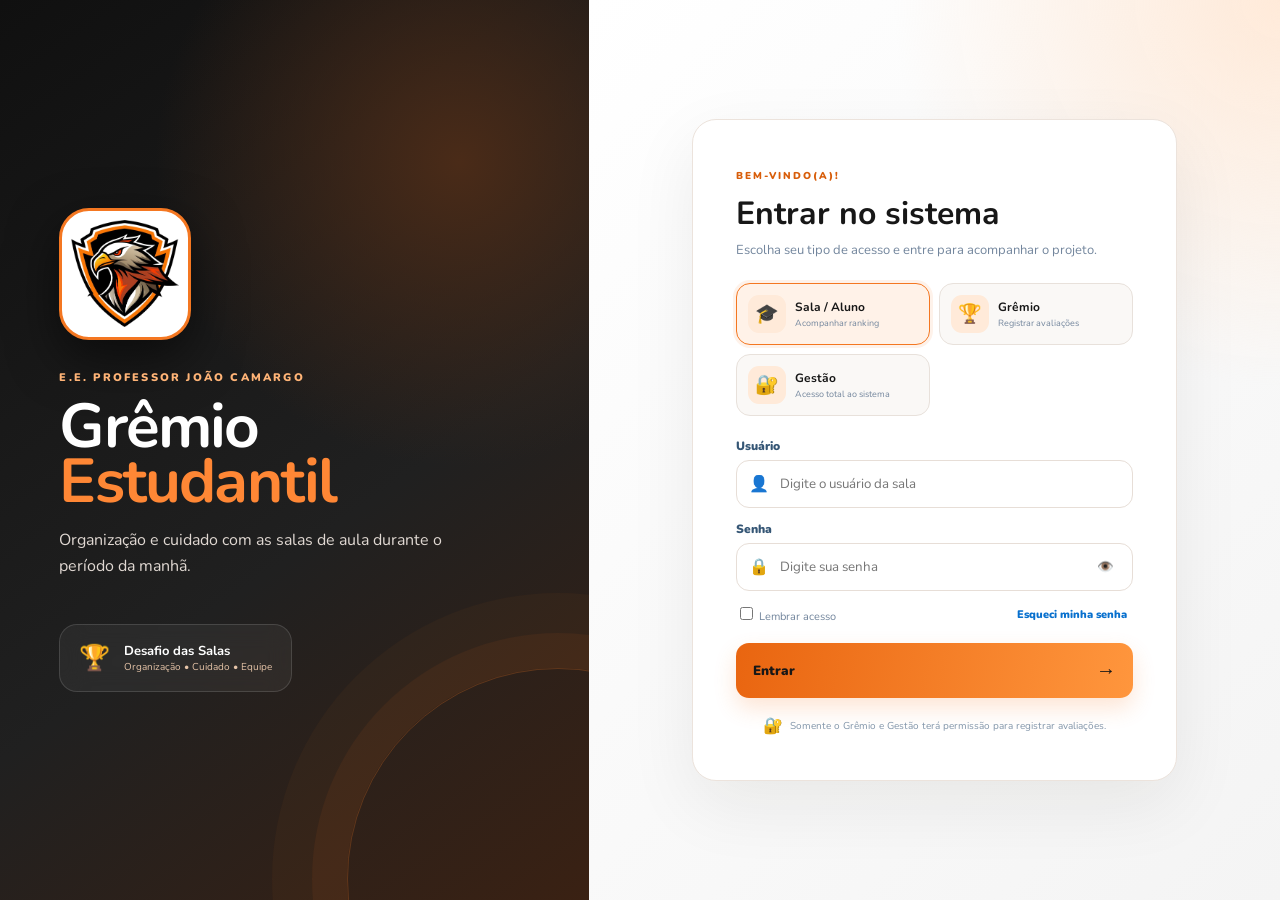
<file: index.html>
<!DOCTYPE html>
<html lang="pt-BR">
<head>
  <meta charset="UTF-8">
  <meta name="viewport" content="width=device-width, initial-scale=1.0">
  <title>Grêmio Escolar — Entrar</title>
  <meta http-equiv="refresh" content="0;url=login.html">
  <script>window.location.replace("login.html");</script>
</head>
<body>
  <p>Abra a <a href="login.html">página de login</a> para acessar o sistema.</p>
</body>
</html>
</file>
<file: style.css>
*{box-sizing:border-box} 
:root{--blue:#2864e8;
  --ink:#182640;
  --muted:#7f8ba0;
  --line:#e8edf5;
  --bg:#f5f7fb;
}
body{
  margin:0;
  background:var(--bg);
  color:var(--ink);
  font:14px Inter,Arial,sans-serif;
}
button,input,select,textarea{
  font:inherit;
}
button{
  cursor:pointer;
}
.sidebar{
  position:fixed;
  inset:0 auto 0 0;
  width:245px;
  background:#fff;
  border-right:1px solid var(--line);
  padding:25px 16px 18px;
  display:flex;
  flex-direction:column;
  z-index:5;
}
.brand,.admin,.settings-brand{
  display:flex;
  align-items:center;
  gap:11px;
}
.brand{
  padding:0 7px 25px;
}
.brand-logo{
  width:43px;
  height:43px;
  display:grid;
  place-items:center;
  border-radius:14px;
  background:linear-gradient(140deg,#4387ff,#2454d8);
  color:#fff;
  font-weight:800;
  box-shadow:0 7px 15px #2864e833;
}
.brand b,.brand small,.admin b,.admin small{
  display:block;
}
.brand b{
  font-size:13px;
}
.brand small,.admin small{
  font-size:10px;
  color:var(--muted);
  margin-top:5px;
}
.admin{
  padding:12px 10px;
  background:#f6f8fd;
  border:1px solid #edf1f8;
  border-radius:12px;
  margin-bottom:26px;
  position:relative;
}
.admin-icon{
  width:35px;
  height:35px;
  border-radius:10px;
  display:grid;
  place-items:center;
  background:#e7efff;
}
.admin b{
  font-size:11px;
}
.admin i{
  position:absolute;
  right:11px;
  top:12px;
  width:7px;
  height:7px;
  border-radius:50%;
  background:#24c58a;
}
.nav-label{
  font-size:9px;
  letter-spacing:1.3px;
  font-weight:800;
  color:#a0aabc;
  margin:0 10px 10px;
}
.nav{
  width:100%;
  display:flex;
  align-items:center;
  gap:12px;
  border:0;
  background:transparent;
  color:#6d7a91;
  padding:12px 13px;
  border-radius:9px;
  text-align:left;
  font-size:12px;
  font-weight:600;
  margin:2px 0;
}
.nav span{
  font-size:12px;
}
.nav:hover{
  background:#f3f6fc;
  color:var(--blue);
}
.nav.active{
  background:linear-gradient(100deg,#2864e8,#3978f2);
  color:white;
  box-shadow:0 7px 16px #2864e826;
}
.prefs{
  margin-top:26px;
}
.sidebar-bottom{
  margin-top:auto;
}
.tip{
  padding:14px 12px;
  background:linear-gradient(145deg,#eef4ff,#f7f9ff);
  border:1px solid #e6edff;
  border-radius:12px;
  margin-bottom:12px;
}

.tip b{
  font-size:10px;
}
.tip p{
  font-size:10px;
  color:var(--muted);
  line-height:1.6;
  margin:7px 0 0;
}
.logout{
  border-top:1px solid #f0f2f7;
  border-radius:0;
  padding-top:16px;
}
.main{
  margin-left:245px;
  min-height:100vh;
}
.topbar{
  height:72px;
  background:#fff;
  border-bottom:1px solid var(--line);
  display:flex;
  align-items:center;
  justify-content:space-between;
  padding:0 32px;
  position:sticky;
  top:0;
  z-index:3;
}
.crumb{
  font-size:11px;
  color:#929db0;
}
.crumb span{
  padding:0 9px;
  color:#c4cbd6;
}
.crumb b{
  color:#25344d;
}
.top-right{
  display:flex;
  align-items:center;
  gap:15px;
}
.demo{
  background:#fff7e7;
  color:#a66a09;
  padding:8px 11px;
  border-radius:30px;
  font-size:10px;
  font-weight:700;
}
.demo i{
  display:inline-block;
  width:6px;
  height:6px;
  background:#f2ad35;
  border-radius:50%;
  margin-right:5px;
}
.avatar{
  width:34px;
  height:34px;
  border-radius:50%;
  display:grid;
  place-items:center;
  background:#e8efff;
  color:var(--blue);
  font-size:11px;
  font-weight:800;
}
.content{
  max-width:1500px;
  margin:auto;
  padding:30px 32px 40px;
}
.page{
  display:none;
}
.page.active{
  display:block;
  animation:fade .2s;
}
@keyframes fade{
  from{opacity:.5;
    transform:translateY(3px)}to{opacity:1;
    transform:none};
  }
  .welcome,.page-title{
    display:flex;
    justify-content:space-between;
    align-items:center;
    gap:18px;
    margin-bottom:24px;
  }
  .eyebrow{
    font-size:9px;
    letter-spacing:1.4px;
    font-weight:800;
    color:var(--blue);
    margin:0 0 8px;
  }
  .welcome h1,.page-title h1{
    font-size:27px;
    letter-spacing:-.8px;
    margin:0 0 8px;
  }
  .muted{
    color:var(--muted);
    font-size:11px;
    line-height:1.65;
    margin:0;
  }
  .date{
    border:1px solid var(--line);
    background:#fff;
    border-radius:9px;
    padding:11px 13px;
    font-size:10px;
    color:#64728a;
    white-space:nowrap;
  }
  .stats{
    display:grid;
    grid-template-columns:repeat(4,minmax(0,1fr));
    gap:14px;
    margin-bottom:20px;
  }
  .stat,.panel{
    background:#fff;
    border:1px solid #e9edf5;
    border-radius:14px;
    box-shadow:0 8px 26px #1c376909;
    min-width:0;
  }
  .stat{
    padding:17px;
  }
  .stat-top{
    display:flex;
    justify-content:space-between;
    align-items:center;
    margin-bottom:17px;
  }
  .stat-icon{
    width:36px;
    height:36px;
    border-radius:11px;
    display:grid;
    place-items:center;
    font-size:17px;
  }
  .blue{
    background:#eaf1ff;
  }
  .purple{
    background:#f1eaff;
  }
  .gold{
    background:#fff4d9;
  }
  .green{
    background:#e3f8ee;
  }
  .stat-top small{
    font-size:9px;
    color:#8995a9;
    background:#f7f8fb;
    padding:5px 7px;
    border-radius:6px;
  }
  .stat p{
    font-size:10px;
    color:#7d899d;
    margin:0 0 7px;
  }
  .stat>strong{
    font-size:27px;
    letter-spacing:-.8px;
  }
  .stat>strong.leader{
    font-size:23px;
    color:#d08a12;
  }
  .stat footer{
    font-size:9px;
    color:#a0aabc;
    margin-top:7px;
  }
  .columns{
    display:grid;
    grid-template-columns:minmax(0,1.4fr) minmax(270px,.85fr);
    gap:17px;
    margin-bottom:18px;
  }
  .panel{
    padding:20px;
  }
  .panel-head{
    display:flex;
    justify-content:space-between;
    align-items:center;
    gap:10px;
    margin-bottom:18px;
  }
  .panel h2{
    font-size:14px;
    margin:0 0 6px;
  }
  .link{
    border:0;
    background:transparent;
    color:var(--blue);
    font-size:10px;
    font-weight:700;
    white-space:nowrap;
  }
  .filter{
    display:flex;
    align-items:center;
    gap:9px;
    margin-bottom:15px;
  }
  .filter label,.month-filter label{
    font-size:10px;
    color:#8b97aa;
  }.filter select,.month-filter select,.filters select{
    border:1px solid var(--line);
    border-radius:8px;
    padding:8px 10px;
    background:white;
    color:#52617a;
    font-size:10px;
  }
  .rank-list{
    display:grid;
    gap:13px;
  }
  .rank-row{
    display:grid;
    grid-template-columns:26px minmax(70px,1fr) minmax(60px,1fr) 30px;
    gap:9px;
    align-items:center;
  }
  .rank-number{
    width:25px;
    height:25px;
    display:grid;
    place-items:center;
    background:#f3f5f9;
    border-radius:8px;
    font-size:10px;
    font-weight:800;
    color:#718099;
  }
  .rank-number.first{
    background:#fff1ca;
    color:#bb800d;
  }
  .rank-room,.table-room{
    display:flex;
    align-items:center;
    gap:8px;min-width:0;
    font-size:10px;
    font-weight:700;
  }
  .room-logo{
    width:29px;
    height:29px;
    flex:0 0 29px;
    display:grid;
    place-items:center;
    border-radius:9px;
    background:#eaf1ff;
    color:var(--blue);
    font-size:9px;
    font-weight:800;
    overflow:hidden;
  }
  .room-logo img{
    width:100%;
    height:100%;
    object-fit:cover;
  }
  .rank-room b{
    white-space:nowrap;
    overflow:hidden;
    text-overflow:ellipsis;
  }
  .track,.table-track{
    height:6px;
    background:#edf1f7;
    border-radius:20px;
    overflow:hidden;
  }
  .track span,.table-track span{
    display:block;
    height:100%;
    background:linear-gradient(90deg,#2864e8,#65a0ff);
    border-radius:20px;
  }
  .points{
    font-size:11px;
    font-weight:800;
    text-align:right;
  }
  .recent-item{
    display:flex;
    gap:9px;
    align-items:flex-start;
    padding:11px 0;
    border-bottom:1px solid #f0f2f7;
  }
  .recent-item:first-child{
    padding-top:0;
  }
  .recent-item:last-child{
    border-bottom:0;
  }
  .recent-icon{
    width:29px;
    height:29px;
    display:grid;
    place-items:center;
    background:#eff4ff;
    border-radius:9px;
  }
  .recent-copy{flex:1;min-width:0}.recent-copy b{display:block;font-size:10px;margin:2px 0 5px}.recent-copy p{font-size:9px;color:#8b97aa;margin:0;line-height:1.5}.recent-points{font-size:10px;font-weight:800;color:#18a874}.primary,.outline{display:inline-flex;align-items:center;justify-content:center;gap:8px;border-radius:9px;padding:11px 14px;font-size:10px;font-weight:800}.primary{background:var(--blue);color:#fff;border:1px solid var(--blue);box-shadow:0 5px 13px #2864e822}.primary:hover{background:#1849ba}.outline{border:1px solid #dfe6f1;background:#fff;color:#63718a}.wide{width:100%;margin-top:7px}.callout{display:flex;align-items:center;justify-content:space-between;gap:16px;padding:17px 20px}.callout>div{display:flex;align-items:center;gap:13px}.callout h2{margin-bottom:5px}.callout-icon{width:41px;height:41px;display:grid;place-items:center;background:#f0eaff;border-radius:12px;font-size:20px}.notice{font-size:10px;color:#8c98ab;line-height:1.6;margin:15px 2px}.page-title{align-items:flex-end}.month-filter{display:flex;align-items:center;gap:9px}.month-filter select{min-width:145px}.toolbar{display:flex;align-items:center;justify-content:space-between;gap:14px;margin-bottom:17px;font-size:10px;color:#8b97aa}.search{display:flex;align-items:center;gap:8px;background:white;border:1px solid var(--line);border-radius:9px;padding:0 12px;height:39px;width:min(100%,340px);font-size:21px;color:#9aa6b8}.search input{border:0;outline:0;width:100%;font-size:11px}.rooms-grid{display:grid;grid-template-columns:repeat(3,minmax(0,1fr));gap:14px}.room-card{padding:18px;background:#fff;border:1px solid var(--line);border-radius:14px;box-shadow:0 8px 26px #1c376909}.room-top{display:flex;align-items:center;gap:10px;margin-bottom:16px}.room-top .room-logo{width:42px;height:42px;flex-basis:42px;border-radius:12px;font-size:12px}.room-top h3{font-size:13px;margin:0 0 5px}.room-top small{font-size:10px;color:#8c98ab}.room-score{display:flex;justify-content:space-between;align-items:center;border-top:1px solid #f0f2f7;padding-top:13px}.room-score span{font-size:10px;color:#8793a7}.room-score b{font-size:22px}.room-foot{display:flex;justify-content:space-between;align-items:center;margin-top:13px}.badge{display:inline-flex;align-items:center;gap:5px;background:#e9f9f1;color:#16845d;border-radius:20px;padding:6px 9px;font-size:9px;font-weight:700}.badge:before{content:'';width:5px;height:5px;background:currentColor;border-radius:50%}.pending{background:#fff4df;color:#a66a09}.mini-link{border:0;background:transparent;color:var(--blue);font-size:10px;font-weight:700}.table-panel{padding:0;overflow:hidden}.table-scroll{overflow-x:auto}table{width:100%;border-collapse:collapse;min-width:620px;text-align:left}th{font-size:9px;letter-spacing:.5px;color:#8e9aae;background:#fafbfe;text-transform:uppercase;padding:15px 19px;border-bottom:1px solid var(--line)}td{padding:14px 19px;border-bottom:1px solid #f0f2f7;font-size:11px;color:#56647b}tbody tr:last-child td{border-bottom:0}.table-room{color:#263650}.position{width:25px;height:25px;display:grid;place-items:center;border-radius:8px;background:#f2f4f8;font-weight:800}.position.first{background:#fff0c6;color:#b67b0d}.table-points{font-weight:800;color:#263650}.table-track{width:90px}.form-layout{display:grid;grid-template-columns:minmax(0,1.45fr) minmax(230px,.75fr);gap:17px}.form-panel form,.room-dialog form{display:grid;gap:16px}.field{display:grid;gap:8px;min-width:0}.field label{font-size:10px;font-weight:700;color:#52617a}.field input,.field select,.field textarea{width:100%;border:1px solid #e2e8f1;border-radius:9px;background:white;padding:12px 13px;outline:none;color:#263650;font-size:11px}.field input:focus,.field select:focus,.field textarea:focus{border-color:#8eb0ff;box-shadow:0 0 0 3px #eaf1ff}.field textarea{resize:vertical;line-height:1.6}.field small{font-size:9px;color:#929db0}.form-row{display:grid;grid-template-columns:1fr 1fr;gap:13px}.form-actions{display:flex;justify-content:flex-end;gap:9px;margin-top:3px}.criteria{background:linear-gradient(155deg,#fff,#f8faff)}.criteria h2{margin:14px 0 7px}.criterion{display:flex;gap:10px;padding:14px 0;border-bottom:1px solid #edf0f6}.criterion:last-child{border-bottom:0}.criterion>span{width:31px;height:31px;display:grid;place-items:center;background:#f2f5fb;border-radius:9px}.criterion b{font-size:10px}.criterion p{font-size:9px;color:#8995a9;margin:5px 0 0}.filters{display:flex;gap:13px;justify-content:flex-start;margin-bottom:16px;padding:14px}.filters .field{min-width:160px}.empty{text-align:center;padding:30px;color:#8995a9;font-size:11px}.hidden{display:none!important}.settings{max-width:800px;padding:24px}.brand-logo.big{width:58px;height:58px;border-radius:17px;font-size:17px}.settings-brand h2{margin-bottom:6px}.settings hr{border:0;border-top:1px solid #edf0f6;margin:24px 0 5px}.setting-row{display:flex;justify-content:space-between;align-items:center;gap:20px;padding:18px 0;border-bottom:1px solid #f0f2f7}.setting-row:last-child{border:0}.setting-row b{font-size:11px}.setting-row p{margin-top:5px}.setting-row>strong{font-size:11px;color:#53617a}.toast{position:fixed;right:22px;bottom:22px;max-width:350px;padding:13px 17px;background:#17243b;color:white;border-radius:10px;font-size:11px;box-shadow:0 12px 35px #101e3733;opacity:0;transform:translateY(10px);pointer-events:none;transition:.25s;z-index:20}.toast.show{opacity:1;transform:none}dialog{width:min(440px,calc(100% - 28px));border:1px solid var(--line);border-radius:16px;padding:24px;box-shadow:0 25px 80px #10254a33}dialog::backdrop{background:#12213b80;backdrop-filter:blur(3px)}.dialog-head{display:flex;justify-content:space-between;align-items:start}.dialog-head h2{font-size:21px;margin:0}.close{border:0;background:#f3f5f9;border-radius:8px;width:30px;height:30px;font-size:22px;color:#69768b}.menu-toggle{display:none;border:0;background:transparent;font-size:20px;color:#50617b}
@media(max-width:1150px){.sidebar{width:220px}.main{margin-left:220px}.content{padding:26px 22px}.topbar{padding:0 22px}.stats{grid-template-columns:repeat(2,minmax(0,1fr))}.rooms-grid{grid-template-columns:repeat(2,minmax(0,1fr))}.columns{grid-template-columns:minmax(0,1.15fr) minmax(250px,.85fr)}}
@media(max-width:820px){.sidebar{transform:translateX(-100%);transition:transform .25s;box-shadow:12px 0 35px #10254a12}.sidebar.open{transform:translateX(0)}.main{margin-left:0}.menu-toggle{display:block}.topbar{gap:12px;padding:0 16px}.crumb{margin-right:auto}.content{padding:23px 16px}.columns,.form-layout{grid-template-columns:1fr}.tip{display:none}}
@media(max-width:560px){.content{padding:20px 12px}.topbar{height:62px;padding:0 12px}.crumb{font-size:10px}.crumb:first-letter{color:inherit}.demo{font-size:0;padding:9px}.demo i{margin:0}.top-right{gap:8px}.welcome,.page-title{align-items:flex-start;flex-direction:column}.welcome h1,.page-title h1{font-size:24px}.stats{gap:9px}.stat{padding:13px}.stat>strong{font-size:23px}.stat-top small{font-size:8px}.stat-icon{width:32px;height:32px}.panel{padding:15px}.panel-head{align-items:flex-start}.link{font-size:9px}.callout{align-items:flex-start;flex-direction:column}.callout .primary{width:100%}.rooms-grid{grid-template-columns:1fr}.toolbar{align-items:stretch}.search{width:100%}.page-title .primary{align-self:stretch}.month-filter{width:100%;justify-content:space-between}.month-filter select{flex:1}.form-row{grid-template-columns:1fr}.filters{flex-direction:column}.filters .field{width:100%}.setting-row{align-items:flex-start;flex-direction:column;gap:9px}.rank-row{grid-template-columns:24px minmax(65px,1fr) minmax(48px,.8fr) 28px;gap:6px}.rank-room{gap:5px}.rank-room .room-logo{width:24px;height:24px;flex-basis:24px}.rank-room b{font-size:9px}}

/* Ocultar áreas exclusivas quando não autorizadas. */
[hidden] { display: none !important; }

[hidden] { display: none !important; }

/* Sair sempre visível no menu principal, sem depender de rolar a barra lateral. */
.sidebar .logout-visible{
  display:flex;align-items:center;gap:10px;width:100%;margin-top:12px;
  padding:12px 14px;border:1px solid #f5d4d4;border-radius:10px;
  background:#fff4f4;color:#ad3030;font-weight:700;text-align:left;cursor:pointer;
}
.sidebar .logout-visible:hover{background:#ffe5e5;color:#8c2020;}


/* IDENTIDADE VISUAL — E.E. PROFESSOR JOÃO CAMARGO */
:root{--blue:#f47721;--ink:#191919;--muted:#777;--line:#e8e8e8;--bg:#f4f4f4}
body{background:#f4f4f4;color:#191919}
.sidebar{background:linear-gradient(180deg,#111 0%,#242424 100%);border-right:1px solid #333;color:#fff}
.brand-logo{background:linear-gradient(140deg,#ff9a3d,#e85d04);color:#171717;box-shadow:0 7px 18px #f4772140}
.admin{background:#252525;border-color:#393939}
.admin-icon{background:#3a2415;color:#ff9a3d}
.nav{color:#d0d0d0}
.nav:hover{background:#30251d;color:#ff9a3d}
.nav.active{background:linear-gradient(100deg,#f47721,#ff963d);color:#171717;box-shadow:0 7px 16px #f4772133}
.tip{background:linear-gradient(145deg,#2b211b,#242424);border-color:#4b3425;color:#fff}
.tip p{color:#c8c8c8}
.main{background:#f4f4f4}
.eyebrow{color:#e96b13}
.primary,.login-button{background:linear-gradient(100deg,#e96510,#ff963d)!important;color:#171717!important;border-color:#e96510!important}
.primary:hover,.login-button:hover{filter:brightness(1.06)}
.link{color:#e96510}
.demo{background:#fff0e3;color:#a94808}
.avatar{background:#ffe4cf;color:#9a4309}
.stat>strong.leader{color:#e96510}
.rank-number.first,.position.first{background:#fff0e3;color:#d95e0b}
.outline{border-color:#e6a06c;color:#b84e0b}
.outline:hover{background:#fff0e3}


/* REFINAMENTO VISUAL — LARANJA, PRETO E BRANCO */
:root{--blue:#f47721;--ink:#191919;--muted:#777;--line:#e9e3de;--bg:#f5f4f2}
body{background:linear-gradient(135deg,#f7f6f4,#f1efed);color:#191919}
.sidebar{box-shadow:10px 0 35px #0000000d}
.brand-logo{background:#fff;border:2px solid #f47721;padding:4px;overflow:hidden}
.brand-logo img{width:100%;height:100%;object-fit:contain;display:block}
.brand{padding-bottom:30px}
.admin{display:none!important}
.nav{border-radius:11px;padding:13px 14px;transition:background .18s,color .18s,transform .18s}
.nav:hover{transform:translateX(2px)}
.nav.active{background:linear-gradient(105deg,#f47721,#ff9b4d);color:#171717}
.topbar{box-shadow:0 4px 18px #00000005}
.stat,.panel,.room-card{border-color:#ece6e0;box-shadow:0 12px 32px #21160e08;border-radius:17px}
.stat{padding:19px}
.primary{border-radius:11px;box-shadow:0 8px 18px #f4772128}
.settings-brand .brand-logo.big{background:#fff;border:2px solid #f47721;padding:4px}
</file>
<file: login.css>
@import url('https://fonts.googleapis.com/css2?family=Nunito:wght@400;500;600;700;800;900&display=swap');


* {
    box-sizing: border-box;
}


body {
    margin: 0;

    min-height: 100vh;

    font-family: 'Nunito', Arial, sans-serif;

    background: #edf7ff;

    color: #15345c;
}


button,
input {
    font-family: inherit;
}


/* =========================
   ESTRUTURA
========================= */

.login-page {

    min-height: 100vh;

    display: grid;

    grid-template-columns: 44% 56%;
}


/* =========================
   LADO ESQUERDO
========================= */

.brand-side {

    min-height: 100vh;

    display: flex;

    align-items: center;

    padding: 55px;

    color: white;

    background:
        linear-gradient(
            145deg,
            #ab5001,
            #ffa602,
            #000000
        );
}


.brand-content {

    width: 470px;

    max-width: 100%;

    margin: auto;
}


.logo-mark {

    width: 95px;

    height: 95px;

    display: flex;

    align-items: center;

    justify-content: center;

    font-size: 52px;

    border-radius: 28px;

    margin-bottom: 25px;

    background: #176fc5;

    box-shadow:
        0 18px 40px rgba(0,0,0,.25);
}


.brand-label {

    font-size: 11px;

    font-weight: 900;

    letter-spacing: 2px;

    color: #a9d6ff;
}


.brand-content h1 {

    margin: 12px 0 18px;

    font-size: 60px;

    line-height: .9;
}


.brand-content p {

    color: #c9e5ff;

    font-size: 16px;

    line-height: 1.6;
}


/* CARTÃO DO DESAFIO */

.challenge-card {

    display: flex;

    align-items: center;

    gap: 14px;

    width: max-content;

    margin-top: 45px;

    padding: 16px 19px;

    border-radius: 17px;

    background: rgba(255,255,255,.10);

    border: 1px solid rgba(255,255,255,.15);
}


.challenge-icon {

    font-size: 25px;
}


.challenge-card strong,
.challenge-card span {

    display: block;
}


.challenge-card strong {

    font-size: 13px;
}


.challenge-card span {

    color: #ffe1bc;

    font-size: 10px;
}


/* =========================
   LADO DO LOGIN
========================= */

.form-side {

    min-height: 100vh;

    display: flex;

    align-items: center;

    justify-content: center;

    padding: 45px;

    background:
        linear-gradient(
            135deg,
            #fbfdff,
            #eaf5ff
        );
}


.login-card {

    width: 485px;

    max-width: 100%;

    padding: 43px;

    background: white;

    border-radius: 28px;

    border: 1px solid #dceaf6;

    box-shadow:
        0 25px 70px rgba(16,72,125,.13);
}


/* =========================
   TEXTOS
========================= */

.eyebrow {

    color: #5c89b3;

    font-size: 10px;

    font-weight: 900;

    letter-spacing: 2px;
}


.login-card h2 {

    margin: 7px 0 6px;

    font-size: 32px;
}


.subtitle {

    margin: 0 0 23px;

    color: #73869d;

    font-size: 13px;

    line-height: 1.5;
}


/* =========================
   TIPOS DE LOGIN
========================= */

.access-types {

    display: grid;

    grid-template-columns: 1fr 1fr;

    gap: 9px;

    margin-bottom: 22px;
}


.access-type {

    display: flex;

    align-items: center;

    gap: 9px;

    padding: 11px;

    text-align: left;

    border: 1px solid #d9e7f3;

    border-radius: 14px;

    background: #f8fbfe;

    color: #15345c;
}


.access-type.active {

    border-color: #5aaaea;

    background: #edf7ff;

    box-shadow:
        0 0 0 3px rgba(47,145,238,.08);
}


.access-icon {

    width: 38px;

    height: 38px;

    display: flex;

    align-items: center;

    justify-content: center;

    border-radius: 11px;

    background: #e4f2ff;

    font-size: 19px;
}


.access-type strong,
.access-type small {

    display: block;
}


.access-type strong {

    font-size: 12px;
}


.access-type small {

    margin-top: 2px;

    color: #73869d;

    font-size: 9px;
}


/* =========================
   CAMPOS
========================= */

form > label {

    display: block;

    margin: 13px 0 6px;

    color: #355675;

    font-size: 12px;

    font-weight: 900;
}


.input-group {

    display: flex;

    align-items: center;

    gap: 8px;

    min-height: 48px;

    padding: 0 12px;

    border: 1px solid #d9e7f3;

    border-radius: 13px;

    background: #fbfdff;
}


.input-group:focus-within {

    border-color: #55a5eb;

    box-shadow:
        0 0 0 3px rgba(47,145,238,.10);
}


.input-group input {

    width: 100%;

    padding: 13px 3px;

    border: 0;

    outline: 0;

    color: #15345c;

    background: transparent;
}


.input-group button {

    border: 0;

    background: transparent;

    cursor: pointer;
}


/* =========================
   OPÇÕES
========================= */

.form-options {

    display: flex;

    justify-content: space-between;

    align-items: center;

    margin: 13px 0 19px;

    font-size: 11px;
}


.form-options label {

    color: #73869d;
}


.form-options a,
.form-options button {

    border: 0;

    background: transparent;

    color: #0870ce;

    font-size: 11px;

    font-weight: 900;

    cursor: pointer;
}


/* =========================
   BOTÃO LOGIN
========================= */

.login-button {

    width: 100%;

    display: flex;

    align-items: center;

    justify-content: space-between;

    padding: 14px 17px;

    border: 0;

    border-radius: 14px;

    color: white;

    font-weight: 900;

    background:
        linear-gradient(
            90deg,
            #0758aa,
            #087bdc
        );

    box-shadow:
        0 10px 22px rgba(8,104,200,.23);

    cursor: pointer;

    transition: .2s;
}


.login-button:hover {

    transform: translateY(-2px);
}


.login-button strong {

    font-size: 20px;
}


/* =========================
   DEMONSTRAÇÃO
========================= */

.prototype-info {

    display: grid;

    gap: 3px;

    margin-top: 18px;

    padding: 12px;

    border: 1px dashed #cbdfee;

    border-radius: 13px;

    background: #f2f8fd;

    color: #617a94;

    font-size: 10px;
}


.prototype-info strong {

    color: #2f5f89;
}


/* =========================
   SEGURANÇA
========================= */

.security-message {

    display: flex;

    justify-content: center;

    align-items: center;

    gap: 7px;

    margin-top: 17px;

    color: #8295a9;
}


.security-message p {

    margin: 0;

    font-size: 10px;
}


/* =========================
   TOAST
========================= */

.toast {

    position: fixed;

    right: 22px;

    bottom: 22px;

    padding: 13px 17px;

    border-radius: 13px;

    color: white;

    background: #07366f;

    font-size: 12px;

    font-weight: 800;

    opacity: 0;

    transform: translateY(10px);

    transition: .25s;
}


.toast.show {

    opacity: 1;

    transform: translateY(0);
}


/* =========================
   CELULAR
========================= */

@media(max-width: 850px) {

    .login-page {

        grid-template-columns: 1fr;
    }


    .brand-side {

        min-height: 260px;

        padding: 30px 25px;

        align-items: flex-end;
    }


    .logo-mark {

        width: 62px;

        height: 62px;

        font-size: 34px;

        margin-bottom: 14px;
    }


    .brand-content h1 {

        font-size: 42px;

        margin: 7px 0;
    }


    .brand-content p {

        font-size: 12px;
    }


    .challenge-card {

        display: none;
    }


    .form-side {

        padding: 28px 15px 40px;
    }
}


@media(max-width: 520px) {

    .login-card {

        padding: 28px 20px;

        border-radius: 22px;
    }


    .access-types {

        grid-template-columns: 1fr;
    }


    .login-card h2 {

        font-size: 27px;
    }
}
/* Terceiro perfil de acesso */
.access-types { grid-template-columns: repeat(3, minmax(0, 1fr)); }
.access-type { min-width: 0; }
@media(max-width: 560px) { .access-types { grid-template-columns: 1fr; } }


/* IDENTIDADE VISUAL — E.E. PROFESSOR JOÃO CAMARGO */
body{background:#111;color:#191919}
.brand-side{background:linear-gradient(145deg,#101010,#292929 65%,#3a2113)}
.logo-mark{background:linear-gradient(145deg,#ff963d,#e96510);color:#171717;box-shadow:0 18px 40px #0008}
.brand-label{color:#ffb477}
.brand-content p{color:#e0d1c6}
.challenge-card{background:#ffffff12;border-color:#ffffff26}
.challenge-card span{color:#e6c4a8}
.form-side{background:linear-gradient(135deg,#f5f5f5,#ececec)}
.login-card{border-color:#e5d5c9;box-shadow:0 25px 70px #0002}
.eyebrow{color:#d95e0b}
.access-type.active{border-color:#f47721;background:#fff1e6}
.login-button{background:linear-gradient(100deg,#e96510,#ff963d);color:#171717}


/* IDENTIDADE MODERNA — E.E. PROFESSOR JOÃO CAMARGO */
:root{--jc-orange:#f47721;--jc-black:#111;--jc-cream:#fff8f2}
body{background:#f5f5f5;color:#171717}
.login-page{grid-template-columns:minmax(360px,46%) minmax(0,54%);background:#f7f7f7}
.brand-side{background:radial-gradient(circle at 78% 18%,#4a2b18 0,transparent 35%),linear-gradient(145deg,#101010 0%,#202020 58%,#3a2113 100%);position:relative;overflow:hidden}
.brand-side:after{content:"";position:absolute;width:420px;height:420px;border:1px solid #f4772140;border-radius:50%;right:-180px;bottom:-190px;box-shadow:0 0 0 35px #f4772110,0 0 0 75px #f477210a;pointer-events:none}
.brand-content{position:relative;z-index:1}
.logo-mark{width:132px;height:132px;padding:9px;background:#fff;border:3px solid var(--jc-orange);border-radius:30px;box-shadow:0 18px 50px #0008;overflow:hidden}
.logo-mark img{width:100%;height:100%;object-fit:contain;display:block}
.brand-label{color:#ffb477;letter-spacing:2.2px}
.brand-content h1{color:#fff;font-size:clamp(42px,5vw,62px);letter-spacing:-1.8px}
.brand-content h1 strong{color:#ff8735}
.brand-content p{color:#e0d8d2;max-width:410px}
.challenge-card{background:#ffffff0d;border:1px solid #ffffff22;backdrop-filter:blur(12px);border-radius:18px}
.form-side{background:radial-gradient(circle at 100% 0,#ffead9 0,transparent 34%),linear-gradient(135deg,#fff,#f4f4f4)}
.login-card{border:1px solid #ece3dc;border-radius:24px;box-shadow:0 24px 70px #21160e12}
.eyebrow{color:#d85e0b}
.access-types{grid-template-columns:1fr 1fr}
.access-type{border-color:#e8e1db;background:#faf8f6;color:#171717;transition:.2s}
.access-type:hover{border-color:#f0a36d;transform:translateY(-1px)}
.access-type.active{border-color:#f47721;background:#fff2e8;box-shadow:0 0 0 3px #f4772118}
.access-icon{background:#ffead9;color:#a84608}
.input-group{border-color:#e7ded7;background:#fff}
.input-group:focus-within{border-color:#f47721;box-shadow:0 0 0 3px #f4772118}
.input-group input{color:#171717}
.login-button{border-radius:13px;box-shadow:0 10px 22px #f4772130}
.prototype-info{background:#fff8f2;border-color:#f4d5bd;color:#75401f}
@media(max-width:900px){.login-page{grid-template-columns:1fr}.brand-side{min-height:auto;padding:35px 28px}.brand-content{width:620px}.brand-content h1{font-size:42px}.brand-content p{font-size:14px}.challenge-card{margin-top:22px}.form-side{min-height:auto;padding:28px 18px}.logo-mark{width:92px;height:92px;border-radius:22px}}
</file>
<file: sala.css>
/* =========================================
   RESET
========================================= */

* {
    margin: 0;
    padding: 0;
    box-sizing: border-box;
}


body {
    font-family: Arial, Helvetica, sans-serif;
    background: #f5f7fb;
    color: #202633;
}


/* =========================================
   SIDEBAR
========================================= */

.sidebar {
    position: fixed;
    left: 0;
    top: 0;

    width: 245px;
    height: 100vh;

    background: linear-gradient(180deg, #1261d6, #0644a8);

    color: white;

    padding: 28px 18px;

    display: flex;
    flex-direction: column;

    z-index: 1000;
}


.logo-area {
    display: flex;
    align-items: center;
    gap: 12px;

    padding: 0 10px 35px;
}


.logo-icon {
    width: 44px;
    height: 44px;

    border-radius: 13px;

    background: rgba(255,255,255,0.18);

    display: flex;
    align-items: center;
    justify-content: center;

    font-size: 22px;
}


.logo-area h2 {
    font-size: 20px;
}


.logo-area span {
    font-size: 12px;
    opacity: 0.75;
}


.menu {
    display: flex;
    flex-direction: column;
    gap: 8px;
}


.menu-item {
    width: 100%;

    border: none;
    background: transparent;

    color: white;

    padding: 13px 15px;

    border-radius: 12px;

    text-align: left;

    font-size: 14px;

    cursor: pointer;

    display: flex;
    align-items: center;

    gap: 12px;

    transition: 0.2s;
}


.menu-item:hover {
    background: rgba(255,255,255,0.12);
}


.menu-item.active {
    background: white;
    color: #1261d6;
    font-weight: bold;
}


.sidebar-bottom {
    margin-top: auto;
}


.access-info {
    padding: 14px;

    background: rgba(255,255,255,0.1);

    border-radius: 12px;

    margin-bottom: 12px;
}


.access-info span {
    display: block;

    font-size: 10px;

    opacity: 0.7;

    margin-bottom: 6px;
}


.access-info strong {
    font-size: 11px;
}


.logout-btn {
    width: 100%;

    border: 1px solid rgba(255,255,255,0.25);

    background: transparent;

    color: white;

    padding: 12px;

    border-radius: 10px;

    cursor: pointer;
}


.logout-btn:hover {
    background: rgba(255,255,255,0.12);
}


/* =========================================
   MAIN
========================================= */

.main-content {
    margin-left: 245px;

    padding: 40px;

    min-height: 100vh;
}


.page-section {
    display: none;
}


.page-section.active-section {
    display: block;
}


/* =========================================
   TOPBAR
========================================= */

.topbar {
    display: flex;

    justify-content: space-between;

    align-items: center;

    margin-bottom: 30px;
}


.welcome {
    display: block;

    color: #1261d6;

    font-size: 11px;

    font-weight: bold;

    letter-spacing: 1px;

    margin-bottom: 7px;
}


.topbar h1,
.page-header h1 {
    font-size: 28px;

    margin-bottom: 6px;
}


.topbar p,
.page-header p {
    color: #777;

    font-size: 14px;
}


.user-info {
    display: flex;

    align-items: center;

    gap: 10px;
}


.user-avatar {
    width: 44px;
    height: 44px;

    border-radius: 50%;

    background: #e9f1ff;

    display: flex;

    align-items: center;

    justify-content: center;
}


.user-info strong {
    display: block;

    font-size: 14px;
}


.user-info span {
    display: block;

    font-size: 11px;

    color: #888;

    margin-top: 3px;
}


/* =========================================
   CARDS
========================================= */

.stats-grid {
    display: grid;

    grid-template-columns: repeat(4, 1fr);

    gap: 16px;

    margin-bottom: 22px;
}


.stat-card {
    background: white;

    border-radius: 16px;

    padding: 20px;

    display: flex;

    align-items: center;

    gap: 14px;

    box-shadow: 0 5px 20px rgba(0,0,0,0.04);
}


.stat-icon {
    width: 45px;
    height: 45px;

    border-radius: 13px;

    display: flex;

    align-items: center;

    justify-content: center;

    font-size: 20px;
}


.stat-icon.blue {
    background: #e8f1ff;
}


.stat-icon.yellow {
    background: #fff5d9;
}


.stat-icon.green {
    background: #e5f8ed;
}


.stat-icon.purple {
    background: #f0eaff;
}


.stat-card span {
    display: block;

    color: #888;

    font-size: 10px;

    font-weight: bold;

    margin-bottom: 4px;
}


.stat-card strong {
    font-size: 25px;

    margin-right: 4px;
}


.stat-card small {
    color: #999;

    font-size: 11px;
}


/* =========================================
   GRID
========================================= */

.content-grid {
    display: grid;

    grid-template-columns: 1.5fr 1fr;

    gap: 20px;

    margin-bottom: 20px;
}


/* =========================================
   PAINÉIS
========================================= */

.panel {
    background: white;

    border-radius: 18px;

    padding: 23px;

    box-shadow: 0 5px 20px rgba(0,0,0,0.04);
}


.panel-header {
    display: flex;

    align-items: center;

    justify-content: space-between;

    margin-bottom: 20px;
}


.panel-header h2,
.panel h2 {
    font-size: 19px;

    margin-top: 5px;
}


.section-label {
    color: #1261d6;

    font-size: 10px;

    font-weight: bold;

    letter-spacing: 1px;
}


.month,
.date,
.view-only {
    font-size: 11px;

    color: #888;

    background: #f4f6f9;

    padding: 7px 10px;

    border-radius: 8px;
}


/* =========================================
   RANKING RESUMIDO
========================================= */

.ranking {
    display: flex;

    flex-direction: column;

    gap: 9px;
}


.ranking-item {
    display: grid;

    grid-template-columns: 40px 1fr auto;

    align-items: center;

    gap: 10px;

    padding: 12px;

    border-radius: 12px;

    background: #f7f9fc;
}


.ranking-item.first {
    background: #fff8df;
}


.ranking-item.second {
    background: #eef5ff;

    border: 1px solid #d7e6ff;
}


.ranking-item.third {
    background: #f7f7f7;
}


.position {
    width: 32px;
    height: 32px;

    border-radius: 9px;

    display: flex;

    align-items: center;

    justify-content: center;

    background: #e9edf4;

    font-weight: bold;
}


.class-info strong {
    display: block;

    font-size: 13px;
}


.class-info span {
    display: block;

    color: #888;

    font-size: 11px;

    margin-top: 3px;
}


.points {
    font-size: 13px;
}


/* =========================================
   AVALIAÇÃO
========================================= */

.evaluation {
    display: flex;

    flex-direction: column;
}


.score-circle {
    width: 120px;
    height: 120px;

    border-radius: 50%;

    background: #eaf2ff;

    border: 10px solid #d9e8ff;

    margin: 10px auto 18px;

    display: flex;

    flex-direction: column;

    align-items: center;

    justify-content: center;
}


.score-circle strong {
    font-size: 30px;

    color: #1261d6;
}


.score-circle span {
    font-size: 11px;

    color: #777;
}


.evaluation-status {
    text-align: center;
}


.status {
    display: inline-block;

    background: #e7f8ee;

    color: #16864b;

    padding: 8px 12px;

    border-radius: 20px;

    font-size: 12px;

    font-weight: bold;
}


.evaluation-status p {
    color: #777;

    font-size: 13px;

    margin-top: 10px;
}


/* =========================================
   BOTÃO VER MAIS
========================================= */

.view-more-btn {
    width: 100%;

    margin-top: 15px;

    padding: 11px;

    border: none;

    border-radius: 10px;

    background: #eef5ff;

    color: #1261d6;

    font-size: 12px;

    font-weight: bold;

    cursor: pointer;
}


.view-more-btn:hover {
    background: #dfeaff;
}


/* =========================================
   RANKING + HISTÓRICO
========================================= */

.dashboard-sections {
    display: grid;

    grid-template-columns: 1fr 1fr;

    gap: 20px;

    margin-bottom: 20px;
}


.compact-panel {
    min-width: 0;
}


.section-description {
    color: #888;

    font-size: 12px;

    margin: 8px 0 16px;
}


.full-ranking,
.history-list {
    display: flex;

    flex-direction: column;

    gap: 8px;
}


.full-ranking-item {
    display: grid;

    grid-template-columns: 48px 1fr auto;

    align-items: center;

    gap: 8px;

    padding: 10px 12px;

    border-radius: 10px;

    background: #f7f9fc;

    font-size: 12px;
}


.full-ranking-item.destaque {
    background: #fff8df;
}


.full-ranking-item.minha-sala {
    background: #eef5ff;

    border: 1px solid #d7e6ff;
}


.full-ranking-item b {
    white-space: nowrap;
}


.history-item {
    display: flex;

    align-items: center;

    justify-content: space-between;

    gap: 10px;

    padding: 10px 12px;

    border-radius: 10px;

    background: #f7f9fc;
}


.history-item div {
    display: flex;

    flex-direction: column;

    gap: 4px;
}


.history-item strong {
    font-size: 12px;
}


.history-item span {
    color: #16864b;

    font-size: 11px;

    font-weight: bold;
}


.history-item b {
    color: #1261d6;

    font-size: 12px;
}


/* =========================================
   META
========================================= */

.goal {
    background: linear-gradient(135deg, #1261d6, #4588e8);

    color: white;

    border-radius: 18px;

    padding: 22px;

    display: flex;

    align-items: center;

    gap: 18px;
}


.goal-icon {
    width: 48px;
    height: 48px;

    border-radius: 14px;

    background: rgba(255,255,255,0.16);

    display: flex;

    align-items: center;

    justify-content: center;

    font-size: 22px;
}


.goal-info {
    flex: 1;
}


.goal-info > span {
    font-size: 10px;

    font-weight: bold;

    opacity: 0.8;
}


.goal-info h3 {
    margin: 5px 0;

    font-size: 18px;
}


.goal-info p {
    font-size: 12px;

    opacity: 0.8;

    margin-bottom: 12px;
}


.progress {
    height: 7px;

    background: rgba(255,255,255,0.2);

    border-radius: 10px;

    overflow: hidden;
}


.progress-bar {
    width: 0%;

    height: 100%;

    background: white;

    border-radius: 10px;
}


.goal > strong {
    font-size: 16px;

    white-space: nowrap;
}


/* =========================================
   PÁGINAS RANKING / HISTÓRICO
========================================= */

.page-header {
    display: flex;

    justify-content: space-between;

    align-items: center;

    margin-bottom: 25px;
}


.back-btn {
    border: none;

    background: white;

    color: #1261d6;

    padding: 11px 16px;

    border-radius: 10px;

    cursor: pointer;

    font-weight: bold;

    box-shadow: 0 3px 12px rgba(0,0,0,0.05);
}


/* =========================================
   FILTRO DE MÊS
========================================= */

.filter-panel {
    background: white;

    padding: 18px 20px;

    border-radius: 15px;

    margin-bottom: 20px;

    display: flex;

    align-items: center;

    justify-content: space-between;

    gap: 15px;

    box-shadow: 0 5px 20px rgba(0,0,0,0.04);
}


.filter-panel label {
    font-size: 13px;

    font-weight: bold;
}


.filter-panel select {
    min-width: 200px;

    padding: 10px 12px;

    border: 1px solid #dce2ea;

    border-radius: 9px;

    background: white;

    color: #333;

    outline: none;

    cursor: pointer;
}


/* =========================================
   RANKING COMPLETO
========================================= */

.ranking-full-list {
    display: flex;

    flex-direction: column;

    gap: 10px;
}


.ranking-full-item {
    display: grid;

    grid-template-columns: 70px 1fr 120px;

    align-items: center;

    padding: 17px;

    border-radius: 13px;

    background: #f7f9fc;
}


.ranking-full-item .rank-position {
    font-weight: bold;

    font-size: 15px;
}


.ranking-full-item .rank-class strong {
    display: block;

    font-size: 15px;
}


.ranking-full-item .rank-class span {
    display: block;

    color: #888;

    font-size: 11px;

    margin-top: 4px;
}


.ranking-full-item .rank-points {
    text-align: right;

    font-weight: bold;

    color: #1261d6;
}


.ranking-full-item.top-one {
    background: #fff8df;
}


.ranking-full-item.current-class {
    background: #eef5ff;

    border: 2px solid #1261d6;
}


/* =========================================
   HISTÓRICO COMPLETO
========================================= */

.history-full {
    width: 100%;
}


.history-table-header,
.history-full-row {
    display: grid;

    grid-template-columns: 120px 120px 1fr 90px;

    gap: 12px;

    align-items: center;
}


.history-table-header {
    padding: 12px 14px;

    background: #f0f3f8;

    border-radius: 10px;

    font-size: 11px;

    font-weight: bold;

    color: #666;

    margin-bottom: 8px;
}


.history-full-row {
    padding: 14px;

    background: #f8f9fb;

    border-radius: 10px;

    margin-bottom: 8px;

    font-size: 12px;
}


.history-full-row .result {
    font-weight: bold;

    color: #16864b;
}


.history-full-row .points {
    color: #1261d6;

    font-weight: bold;

    text-align: right;
}


/* =========================================
   RESPONSIVO
========================================= */

@media (max-width: 1100px) {

    .stats-grid {
        grid-template-columns: repeat(2, 1fr);
    }


    .content-grid {
        grid-template-columns: 1fr;
    }

}


@media (max-width: 900px) {

    .dashboard-sections {
        grid-template-columns: 1fr;
    }


    .sidebar {
        width: 210px;
    }


    .main-content {
        margin-left: 210px;

        padding: 25px;
    }

}


@media (max-width: 700px) {

    .sidebar {
        position: relative;

        width: 100%;

        height: auto;

        min-height: auto;
    }


    .sidebar-bottom {
        margin-top: 20px;
    }


    .main-content {
        margin-left: 0;

        padding: 20px;
    }


    .topbar,
    .page-header {
        flex-direction: column;

        align-items: flex-start;

        gap: 15px;
    }


    .stats-grid {
        grid-template-columns: 1fr;
    }


    .goal {
        flex-direction: column;

        align-items: flex-start;
    }


    .filter-panel {
        flex-direction: column;

        align-items: stretch;
    }


    .filter-panel select {
        width: 100%;
    }


    .ranking-full-item {
        grid-template-columns: 55px 1fr auto;
    }


    .history-table-header {
        display: none;
    }


    .history-full-row {
        grid-template-columns: 1fr auto;
    }


    .history-full-row span:nth-child(3) {
        grid-column: 1 / -1;
    }

}

/* IDENTIDADE VISUAL — E.E. PROFESSOR JOÃO CAMARGO */
:root{--orange:#f47721;--black:#171717}
body{background:#f4f4f4;color:#202020}
.sidebar{background:linear-gradient(180deg,#111,#262626);color:#fff}
.logo-icon{background:linear-gradient(145deg,#ff963d,#e96510);color:#171717}
.menu-item{color:#dedede}
.menu-item:hover{background:#39291f;color:#ff9a3d}
.menu-item.active{background:#f47721;color:#171717}
.access-info{background:#30241d}
.logout-btn{border-color:#f4772180;color:#fff}
.logout-btn:hover{background:#f47721;color:#171717}
.welcome,.section-label{color:#e96510}
.user-avatar,.stat-icon.blue{background:#ffe7d5;color:#a94708}
button{accent-color:#f47721}


/* REFINAMENTO VISUAL — IDENTIDADE JOÃO CAMARGO */
:root{--orange:#f47721;--black:#151515}
body{background:#f5f4f2;color:#191919}
.sidebar{background:linear-gradient(180deg,#111,#242424);box-shadow:10px 0 30px #00000012}
.logo-icon{background:#fff;border:2px solid var(--orange);color:#111}
.menu-item.active{background:linear-gradient(100deg,#f47721,#ff9844);color:#171717}
.access-info{display:none!important}
.logout-btn{border-radius:12px}

.logo-icon img{width:100%;height:100%;object-fit:contain;display:block}

.empty-state{padding:18px 12px;text-align:center;color:#8b817a;font-size:13px;line-height:1.6;background:#fff8f2;border:1px dashed #edc6a8;border-radius:12px}
</file>
